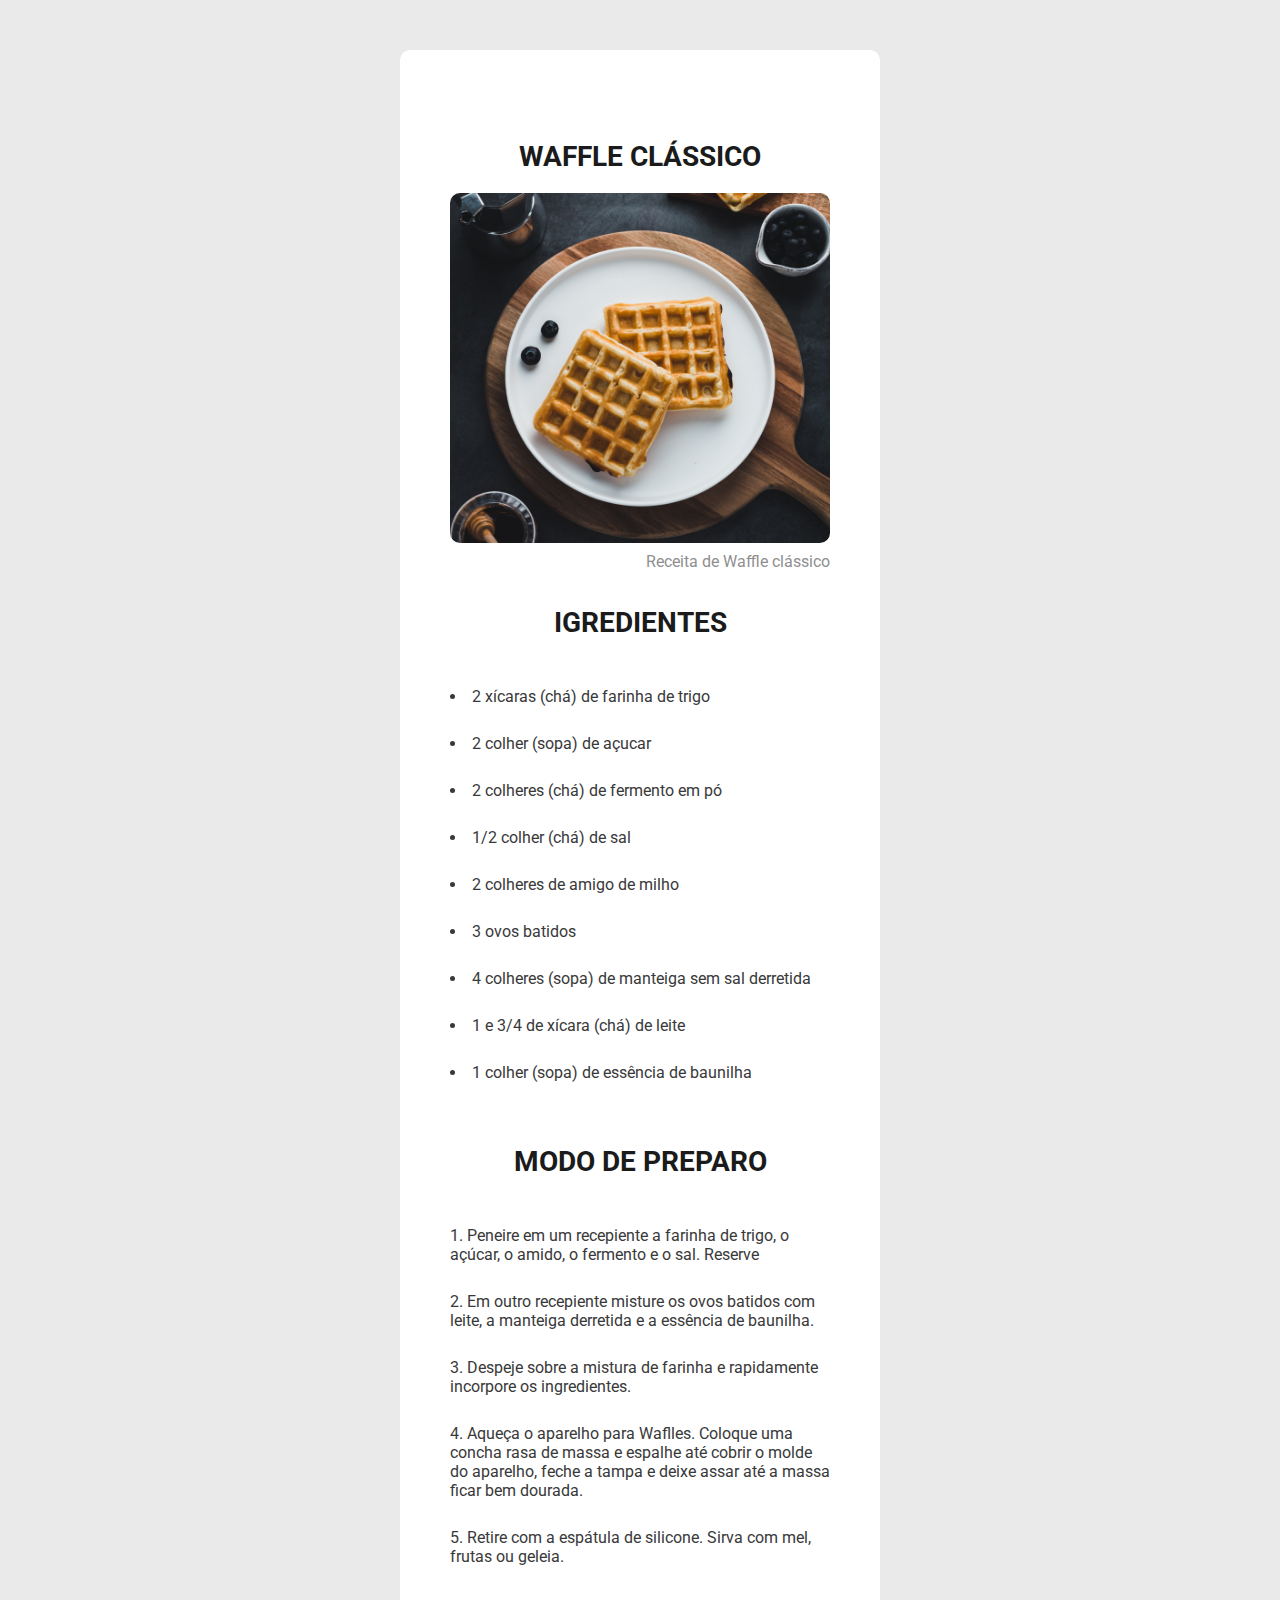
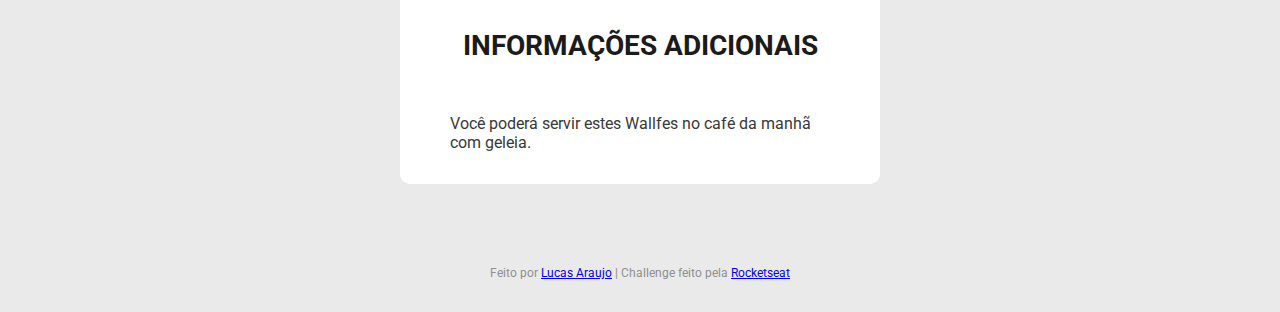
<file: Discovery/Pagina-de-Receita/Projeto/Index.html>
<!DOCTYPE html>
<html lang="pt-br">

<head>
   <meta charset="UTF-8">
   <meta name="viewport" content="width=device-width, initial-scale=1.0">
   <title>Página de receita | Rocketseat </title>
   <link rel="stylesheet" href="./style.css">

</head>

<body>
   <main>
      <div class="container">
      <h1 class="receita-titulo">Waffle clássico</h1>
      
      <figure> 
         <img src="./Jpg's/waffel.jpg" alt="Waffle finalizado" class="receita-imagem">
         <figcaption class="receita-legenda">Receita de Waffle clássico</figcaption>
      </figure>

      <h2 class="subtitulo">Igredientes</h2>
      <ul class="igredientes-lista">
         <li class="igredientes-lista-item"> 2 xícaras (chá) de farinha de trigo</li>
         <li class="igredientes-lista-item"> 2 colher (sopa) de açucar</li>
         <li class="igredientes-lista-item"> 2 colheres (chá) de fermento em pó</li>
         <li class="igredientes-lista-item"> 1/2 colher (chá) de sal</li>
         <li class="igredientes-lista-item"> 2 colheres de amigo de milho</li>
         <li class="igredientes-lista-item"> 3 ovos batidos</li>
         <li class="igredientes-lista-item"> 4 colheres (sopa) de manteiga sem sal derretida</li>
         <li class="igredientes-lista-item"> 1 e 3/4 de xícara (chá) de leite</li>
         <li class="igredientes-lista-item"> 1 colher (sopa) de essência de baunilha</li>
      </ul>

      <h2 class="subtitulo">Modo de preparo</h2>
      <ol class="preparo-lista">
         <li class="preparo-lista-item"> Peneire em um recepiente a farinha de trigo, o açúcar, o amido, o fermento e o sal. Reserve</li>
         <li class="preparo-lista-item"> Em outro recepiente misture os ovos batidos com leite, a manteiga derretida e a essência de baunilha.</li>
         <li class="preparo-lista-item"> Despeje sobre a mistura de farinha e rapidamente incorpore os ingredientes.</li>
         <li class="preparo-lista-item"> Aqueça o aparelho para Waflles. Coloque uma concha rasa de massa e espalhe até cobrir o molde do aparelho, feche a tampa e deixe assar até a massa ficar bem dourada.</li>
         <li class="preparo-lista-item">Retire com a espátula de silicone. Sirva com mel, frutas ou geleia.</li>
      </ol>
      
      <h2 class="subtitulo">Informações adicionais</h2>
      <p class="info-dica">Você poderá servir estes Wallfes no café da manhã com geleia.</p>
      </div>
   </main>
   
   <footer class="container-rodape">
     <p class="rodape">Feito por <a href="https://github.com/LFeli">Lucas Araujo</a> | Challenge feito pela <a href="https://www.rocketseat.com.br/">Rocketseat</a></p>
   </footer>
</body>

</html>
</file>
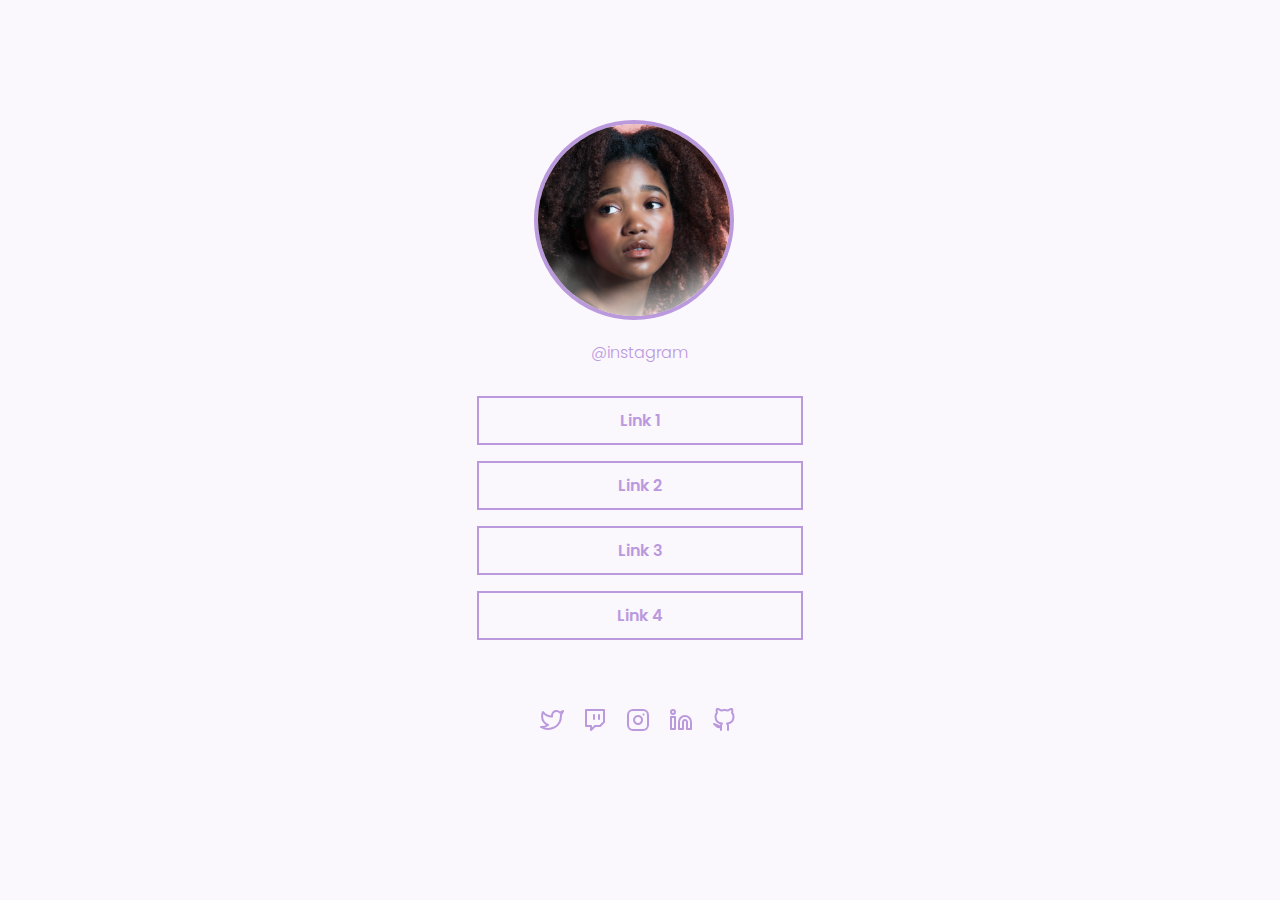
<file: Discovery/Social-Tree/Projeto/index.html>
<!DOCTYPE html>
<html lang="pt-br">

<head>
   <meta charset="UTF-8">
   <meta name="viewport" content="width=device-width, initial-scale=1.0">
   <link rel="stylesheet" href="style.css">
   <title>Social Tree | Rocketseat
      challenges</title>
</head>

<body>

<main>

   <div class="user-container">
      <img src="./assets/img's/user.png" alt="Imagem do usuario" class="user-image">
   </div>

   <div class="at-container">
      <span class="at-user">@instagram</span>
   </div>

   <div class="link-container">
      <nav class="link-nav">
         <a href="https://mobile.twitter.com/explore" class="link">Link 1</a>
         <a href="https://www.twitch.tv/" class="link">Link 2</a>
         <a href="https://www.instagram.com/" class="link">Link 3</a>
         <a href="https://www.google.com.br/" class="link">Link 4</a>
      </nav>
   </div>

   <footer class="social-container"> 
      <a href="https://mobile.twitter.com/explore" class="social-link">
         <img src="./assets/svg's/twitter.svg" alt="link para acessar meu twitter" class="social-logo">
      </a>

      <a href="https://www.twitch.tv/" class="social-link">
         <img src="./assets/svg's/twitch.svg" alt="link para acessar minha twitch" class="social-logo">
      </a>

      <a href="https://www.instagram.com/" class="social-link">
         <img src="./assets/svg's/instagram.svg" alt="link para acessar meu instagram" class="social-logo">
      </a>

      <a href="https://br.linkedin.com/" class="social-link">
         <img src="./assets/svg's/linkedin.svg" alt="link para acessar meu linkedin" class="social-logo">
      </a>

      <a href="https://github.com/" class="social-link-last">
         <img src="./assets/svg's/github.svg" alt="link para acessar meu github" class="social-logo">
      </a>

   </footer>


</main>

</body>

</html>
</file>
<file: Discovery/Pagina-de-Receita/Projeto/style.css>
@import url('https://fonts.googleapis.com/css2?family=Roboto:wght@400;700&display=swap');

*{
   padding: 0;
   margin: 0;
   box-sizing: border-box;

   
}

:root{
   font-size: 16px;
   font-family: 'Roboto', sans-serif;

   --bg-pagina: #EAEAEA;
   --bg-receita: #FFFFFF;
   --tittles: #1B1B1B;
   --footer-e-legenda: #8F8F8F;
   --Outros-textos: #39393A;
}

body{
   background-color: var(--bg-pagina);
}

.container{
   background-color: var(--bg-receita);
   margin: 50px 400px;
   padding: 0 50px;
   border-radius: 10px;

}

.receita-titulo{
   font-size: 1.75rem;
   font-weight: 700;
   text-align: center;
   padding: 90px 0 20px 0;
   text-transform: uppercase;
   color: var(--tittles);
}

.receita-imagem{
   width: 100%;
   height: 350px;
   object-fit: cover;
   border-radius: 10px;
   margin-bottom: 5px;
}

.receita-legenda{
   color: var(--footer-e-legenda);
   text-align: right;
   
}

.subtitulo{
   font-size: 1.75rem;
   font-weight: 700;
   text-align: center;
   padding: 35px 0 20px 0;
   text-transform: uppercase;
   color: var(--tittles);
}

.igredientes-lista-item{
   color: var(--Outros-textos);
   font-size: 16px;
   font-weight: 400;
   margin: 1.75rem 0;
   list-style-position: inside;
}

.preparo-lista-item{
   color: var(--Outros-textos);
   font-size: 1rem;
   margin: 1.75rem 0;
   list-style-position: inside;
}

.info-dica{
   color: var(--Outros-textos);
   font-size: 1rem;
   padding: 2rem 0;
}

.container-rodape{
   height: 50x;
}

.rodape{
   text-align: center;
   font-size: 0.75rem;
   color: var(--footer-e-legenda);
   font-weight: 400;
   padding: 2rem 0;
}
</file>
<file: Discovery/Social-Tree/Projeto/style.css>
@import url('https://fonts.googleapis.com/css2?family=Poppins:wght@300;600&display=swap');

/* Browser setup inicial and Style guide */

*{
   margin: 0;
   padding: 0;
   box-sizing: border-box;
   font-family: 'Poppins', sans-serif;
}

:root {
   --body-bg-color: #FAF7FD;
   --purple: #BB99DD;
   font-size: 16px;
 }
 
 body{
   background-color: var(--body-bg-color);
 }

.user-container{
   width: 213px;
   /* border: 1px solid red; */
   margin: 120px auto 0px auto;
}

.user-image{
   display: flex;
   width: 200px;
   height: 200px;
   border-radius: 200px;
   border: 4px solid var(--purple);
   
}

.at-container{
   /* border: 1px solid red; */
   width: 99px;
   height: 24px;
   margin: 20px auto 0 auto;

}

.at-user{
   font-weight: 300;
   font-size: 1rem;
   color: var(--purple);

}



.link-nav{
   display: flex;
   flex-direction: column;
   justify-content: center;
   align-items: center;

}

.link{
   border: 2px solid var(--purple);
   width: 326px;
   height: 49px;
   
   display: flex;
   align-items: center;
   justify-content: center;

   text-decoration: none;
   color: var(--purple);
   font-size: 1rem;
   font-weight: 600;
   margin-bottom: 1rem;
   background-color: var(--body-bg-color);
   
}

.link:hover{
   color: var(--body-bg-color);
   background-color: var(--purple);
   transition: 0.5s;
   
}

.link:first-child{
   margin-top: 2rem;
}

.link:last-child{
   margin-bottom: 68px;
}

.social-container{
   /* border: 1px solid red; */

   width: 200px;
   height: 24px;
   
   margin: 0 auto;
}

.social-link{
   padding-right: 15px;
   text-decoration: none;
}

.social-logo{
   cursor: pointer;
}
</file>
